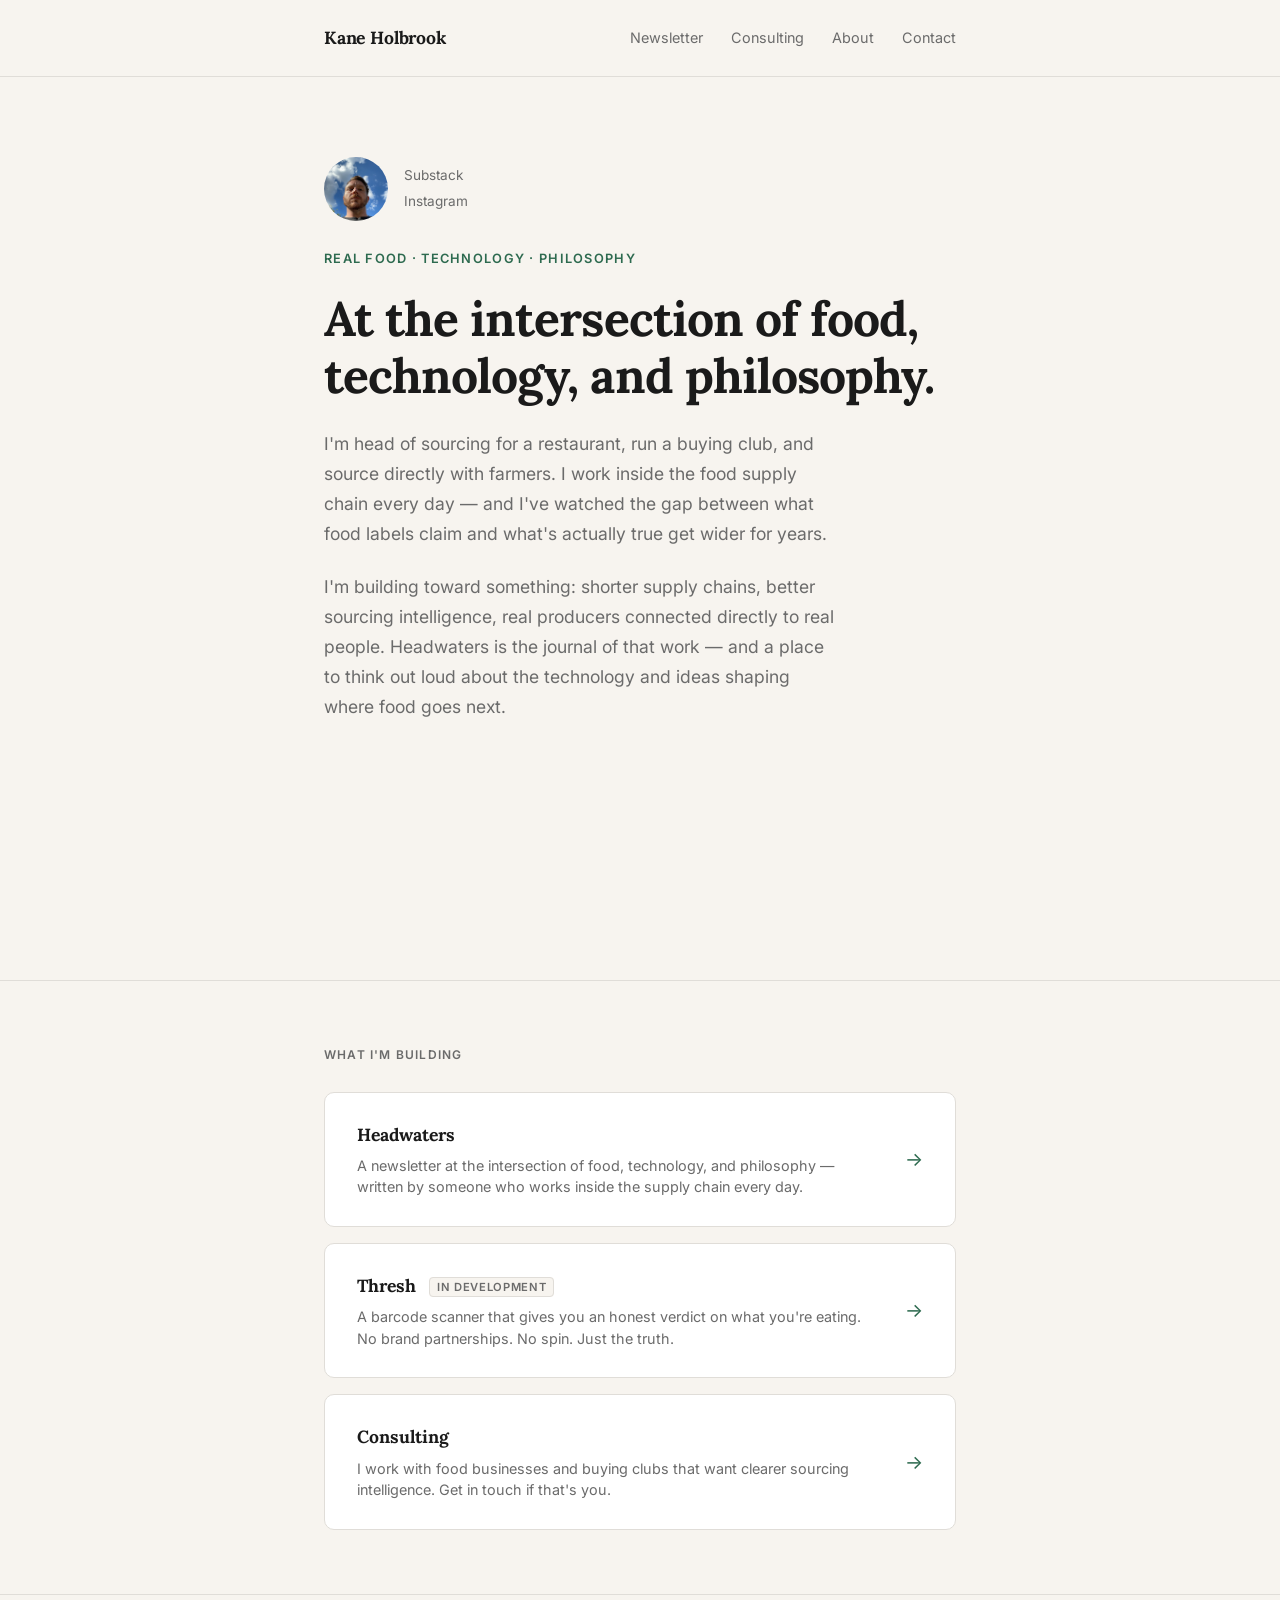
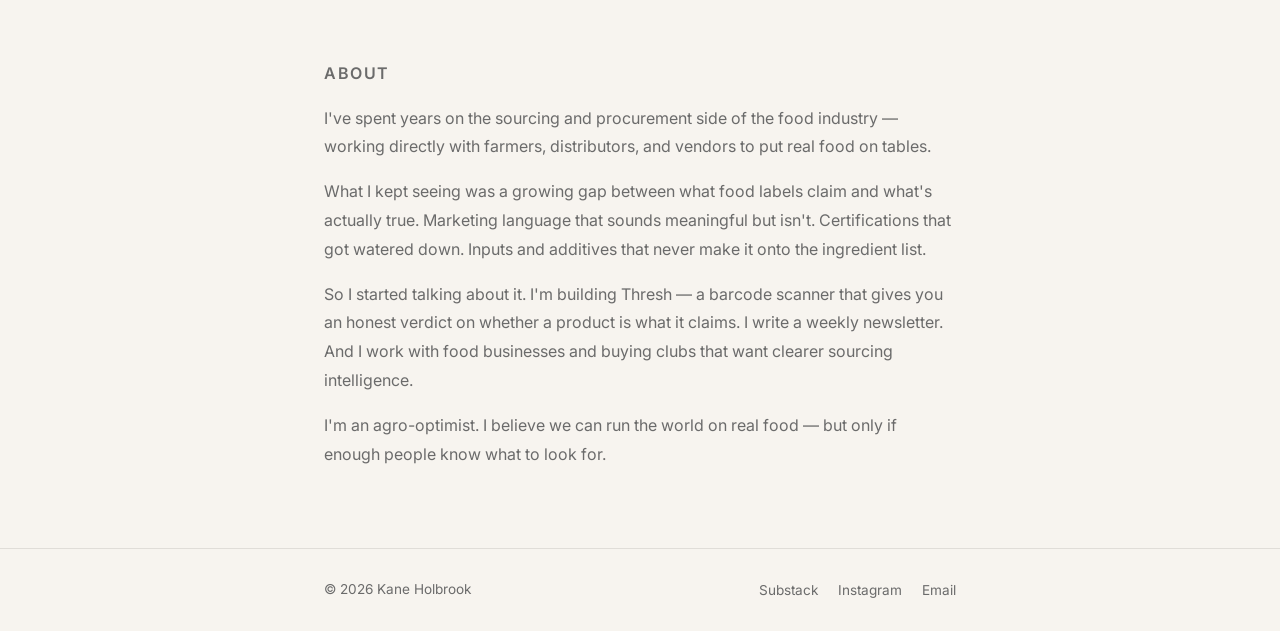
<file: index.html>
<!DOCTYPE html>
<html lang="en">
<head>
  <meta charset="UTF-8" />
  <meta name="viewport" content="width=device-width, initial-scale=1.0" />
  <title>Kane Holbrook</title>
  <meta name="description" content="Real food. Technology. Philosophy. Kane Holbrook writes about what he sees working inside supply chains and building tools." />

  <!-- Open Graph -->
  <meta property="og:title" content="Kane Holbrook" />
  <meta property="og:description" content="Real food. Technology. Philosophy." />
  <meta property="og:type" content="website" />
  <meta property="og:url" content="https://kaneholbrook.com" />
  <meta property="og:image" content="https://kaneholbrook.com/assets/og-image.png" />

  <!-- Fonts -->
  <link rel="preconnect" href="https://fonts.googleapis.com" />
  <link rel="preconnect" href="https://fonts.gstatic.com" crossorigin />
  <link href="https://fonts.googleapis.com/css2?family=Lora:wght@700&family=Inter:wght@400;600&display=swap" rel="stylesheet" />

  <link rel="stylesheet" href="/assets/style.css" />
</head>
<body>

  <!-- Nav -->
  <nav>
    <div class="container">
      <a class="nav-name" href="/">Kane Holbrook</a>
      <ul class="nav-links">
        <li><a href="https://kaneholbrook.substack.com" target="_blank" rel="noopener">Newsletter</a></li>
        <li><a href="/consulting">Consulting</a></li>
        <li><a href="#about">About</a></li>
        <li><a href="mailto:kane@kaneholbrook.com">Contact</a></li>
      </ul>
    </div>
  </nav>

  <!-- Hero -->
  <section class="hero">
    <div class="container">
      <div class="hero-identity">
        <img src="/assets/kane.jpg" alt="Kane Holbrook" class="hero-photo" />
        <div class="hero-identity-links">
          <a href="https://kaneholbrook.substack.com" target="_blank" rel="noopener">Substack</a>
          <a href="https://instagram.com/kane_holbrook" target="_blank" rel="noopener">Instagram</a>
        </div>
      </div>
      <p class="hero-eyebrow">Real food &middot; Technology &middot; Philosophy</p>
      <h1>At the intersection of food,<br>technology, and philosophy.</h1>
      <p class="hero-sub">
        I'm head of sourcing for a restaurant, run a buying club, and source directly with farmers. I work inside the food supply chain every day — and I've watched the gap between what food labels claim and what's actually true get wider for years.
      </p>
      <p class="hero-sub" style="margin-top: -12px;">
        I'm building toward something: shorter supply chains, better sourcing intelligence, real producers connected directly to real people. Headwaters is the journal of that work — and a place to think out loud about the technology and ideas shaping where food goes next.
      </p>
      <div class="substack-embed">
        <iframe src="https://kaneholbrook.substack.com/embed"
          width="100%"
          height="150"
          style="border:none; background:transparent;"
          frameborder="0"
          scrolling="no">
        </iframe>
      </div>
    </div>
  </section>

  <hr class="divider" />

  <!-- Cards -->
  <section class="cards-section">
    <div class="container">
      <p class="section-label">What I'm building</p>
      <div class="cards">

        <a class="card" href="https://kaneholbrook.substack.com" target="_blank" rel="noopener">
          <div class="card-text">
            <h3>Headwaters</h3>
            <p>A newsletter at the intersection of food, technology, and philosophy — written by someone who works inside the supply chain every day.</p>
          </div>
          <span class="card-arrow">→</span>
        </a>

        <a class="card" href="/thresh">
          <div class="card-text">
            <h3>Thresh <span class="card-badge">In development</span></h3>
            <p>A barcode scanner that gives you an honest verdict on what you're eating. No brand partnerships. No spin. Just the truth.</p>
          </div>
          <span class="card-arrow">→</span>
        </a>

        <a class="card" href="/consulting">
          <div class="card-text">
            <h3>Consulting</h3>
            <p>I work with food businesses and buying clubs that want clearer sourcing intelligence. Get in touch if that's you.</p>
          </div>
          <span class="card-arrow">→</span>
        </a>

      </div>
    </div>
  </section>

  <hr class="divider" />

  <!-- About -->
  <section class="about-section" id="about">
    <div class="container" style="padding-top: 64px;">
      <p class="section-label">About</p>
      <p>
        I've spent years on the sourcing and procurement side of the food industry — working directly with farmers, distributors, and vendors to put real food on tables.
      </p>
      <p>
        What I kept seeing was a growing gap between what food labels claim and what's actually true. Marketing language that sounds meaningful but isn't. Certifications that got watered down. Inputs and additives that never make it onto the ingredient list.
      </p>
      <p>
        So I started talking about it. I'm building Thresh — a barcode scanner that gives you an honest verdict on whether a product is what it claims. I write a weekly newsletter. And I work with food businesses and buying clubs that want clearer sourcing intelligence.
      </p>
      <p>
        I'm an agro-optimist. I believe we can run the world on real food — but only if enough people know what to look for.
      </p>
    </div>
  </section>

  <!-- Footer -->
  <footer>
    <div class="container">
      <span class="footer-name">© 2026 Kane Holbrook</span>
      <ul class="footer-links">
        <li><a href="https://kaneholbrook.substack.com" target="_blank" rel="noopener">Substack</a></li>
        <li><a href="https://instagram.com/kane_holbrook" target="_blank" rel="noopener">Instagram</a></li>
        <li><a href="mailto:kane@kaneholbrook.com">Email</a></li>
      </ul>
    </div>
  </footer>


  <!-- Cloudflare Web Analytics --><script defer src='https://static.cloudflareinsights.com/beacon.min.js' data-cf-beacon='{"token": "0781403701e44b8680f9795a6d1f1e64"}'></script><!-- End Cloudflare Web Analytics -->
</body>
</html>
</file>
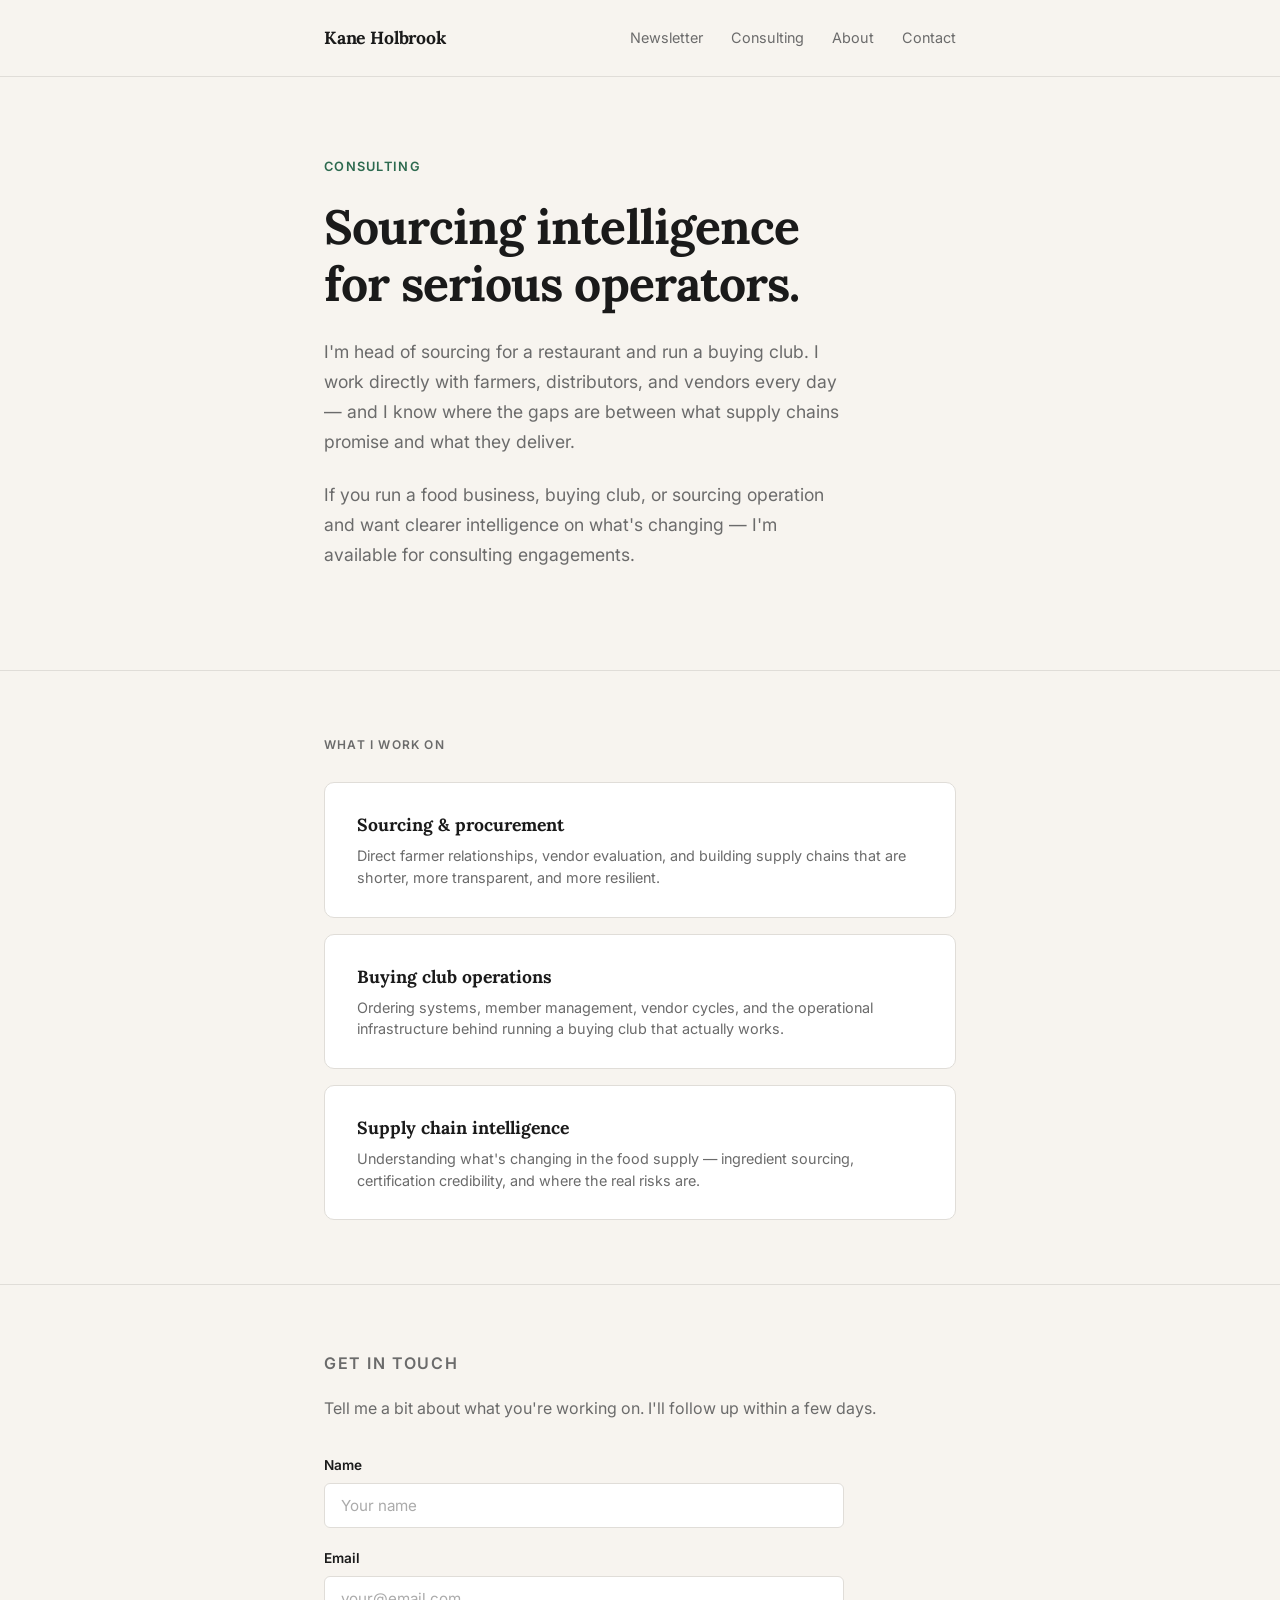
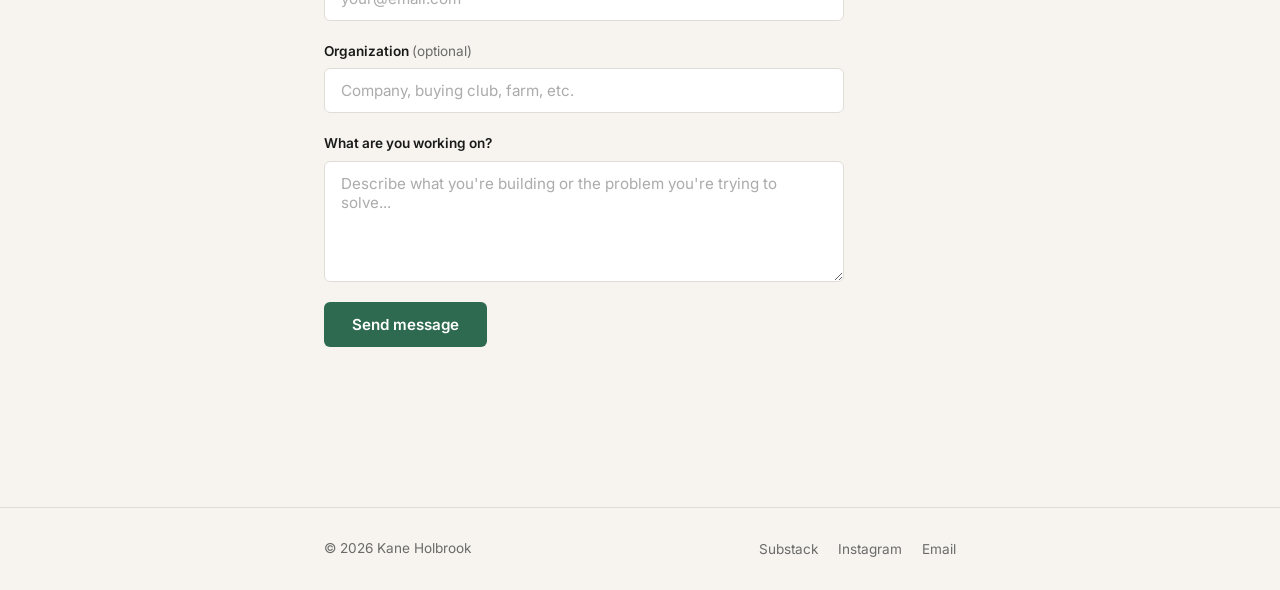
<file: consulting.html>
<!DOCTYPE html>
<html lang="en">
<head>
  <meta charset="UTF-8" />
  <meta name="viewport" content="width=device-width, initial-scale=1.0" />
  <title>Consulting — Kane Holbrook</title>
  <meta name="description" content="Sourcing intelligence and supply chain consulting for food businesses and buying clubs." />

  <!-- Open Graph -->
  <meta property="og:title" content="Consulting — Kane Holbrook" />
  <meta property="og:description" content="Sourcing intelligence and supply chain consulting for food businesses and buying clubs." />
  <meta property="og:type" content="website" />
  <meta property="og:url" content="https://kaneholbrook.com/consulting" />

  <!-- Fonts -->
  <link rel="preconnect" href="https://fonts.googleapis.com" />
  <link rel="preconnect" href="https://fonts.gstatic.com" crossorigin />
  <link href="https://fonts.googleapis.com/css2?family=Lora:wght@700&family=Inter:wght@400;600&display=swap" rel="stylesheet" />

  <link rel="stylesheet" href="/assets/style.css" />
</head>
<body>

  <!-- Nav -->
  <nav>
    <div class="container">
      <a class="nav-name" href="/">Kane Holbrook</a>
      <ul class="nav-links">
        <li><a href="https://kaneholbrook.substack.com" target="_blank" rel="noopener">Newsletter</a></li>
        <li><a href="/consulting">Consulting</a></li>
        <li><a href="/#about">About</a></li>
        <li><a href="mailto:kane@kaneholbrook.com">Contact</a></li>
      </ul>
    </div>
  </nav>

  <!-- Hero -->
  <section class="hero">
    <div class="container">
      <p class="hero-eyebrow">Consulting</p>
      <h1>Sourcing intelligence<br>for serious operators.</h1>
      <p class="hero-sub">
        I'm head of sourcing for a restaurant and run a buying club. I work directly with farmers, distributors, and vendors every day — and I know where the gaps are between what supply chains promise and what they deliver.
      </p>
      <p class="hero-sub" style="margin-top: -12px;">
        If you run a food business, buying club, or sourcing operation and want clearer intelligence on what's changing — I'm available for consulting engagements.
      </p>
    </div>
  </section>

  <hr class="divider" />

  <!-- What I work on -->
  <section class="cards-section">
    <div class="container">
      <p class="section-label">What I work on</p>
      <div class="cards">

        <div class="card card-static">
          <div class="card-text">
            <h3>Sourcing & procurement</h3>
            <p>Direct farmer relationships, vendor evaluation, and building supply chains that are shorter, more transparent, and more resilient.</p>
          </div>
        </div>

        <div class="card card-static">
          <div class="card-text">
            <h3>Buying club operations</h3>
            <p>Ordering systems, member management, vendor cycles, and the operational infrastructure behind running a buying club that actually works.</p>
          </div>
        </div>

        <div class="card card-static">
          <div class="card-text">
            <h3>Supply chain intelligence</h3>
            <p>Understanding what's changing in the food supply — ingredient sourcing, certification credibility, and where the real risks are.</p>
          </div>
        </div>

      </div>
    </div>
  </section>

  <hr class="divider" />

  <!-- Contact form -->
  <section class="about-section" id="contact">
    <div class="container" style="padding-top: 64px; padding-bottom: 80px;">
      <p class="section-label">Get in touch</p>
      <p style="margin-bottom: 32px;">
        Tell me a bit about what you're working on. I'll follow up within a few days.
      </p>

      <form class="contact-form" action="https://api.web3forms.com/submit" method="POST">
        <input type="hidden" name="access_key" value="a940c0ab-4f78-49ff-ba7a-0d7dfdb938f0" />
        <div class="form-group">
          <label for="name">Name</label>
          <input type="text" id="name" name="name" placeholder="Your name" required />
        </div>

        <div class="form-group">
          <label for="email">Email</label>
          <input type="email" id="email" name="email" placeholder="your@email.com" required />
        </div>

        <div class="form-group">
          <label for="org">Organization <span class="label-optional">(optional)</span></label>
          <input type="text" id="org" name="organization" placeholder="Company, buying club, farm, etc." />
        </div>

        <div class="form-group">
          <label for="message">What are you working on?</label>
          <textarea id="message" name="message" rows="5" placeholder="Describe what you're building or the problem you're trying to solve..." required></textarea>
        </div>

        <button type="submit" class="btn-submit">Send message</button>
      </form>
    </div>
  </section>

  <!-- Footer -->
  <footer>
    <div class="container">
      <span class="footer-name">© 2026 Kane Holbrook</span>
      <ul class="footer-links">
        <li><a href="https://kaneholbrook.substack.com" target="_blank" rel="noopener">Substack</a></li>
        <li><a href="https://instagram.com/kane_holbrook" target="_blank" rel="noopener">Instagram</a></li>
        <li><a href="mailto:kane@kaneholbrook.com">Email</a></li>
      </ul>
    </div>
  </footer>


  <!-- Cloudflare Web Analytics --><script defer src='https://static.cloudflareinsights.com/beacon.min.js' data-cf-beacon='{"token": "0781403701e44b8680f9795a6d1f1e64"}'></script><!-- End Cloudflare Web Analytics -->
</body>
</html>
</file>
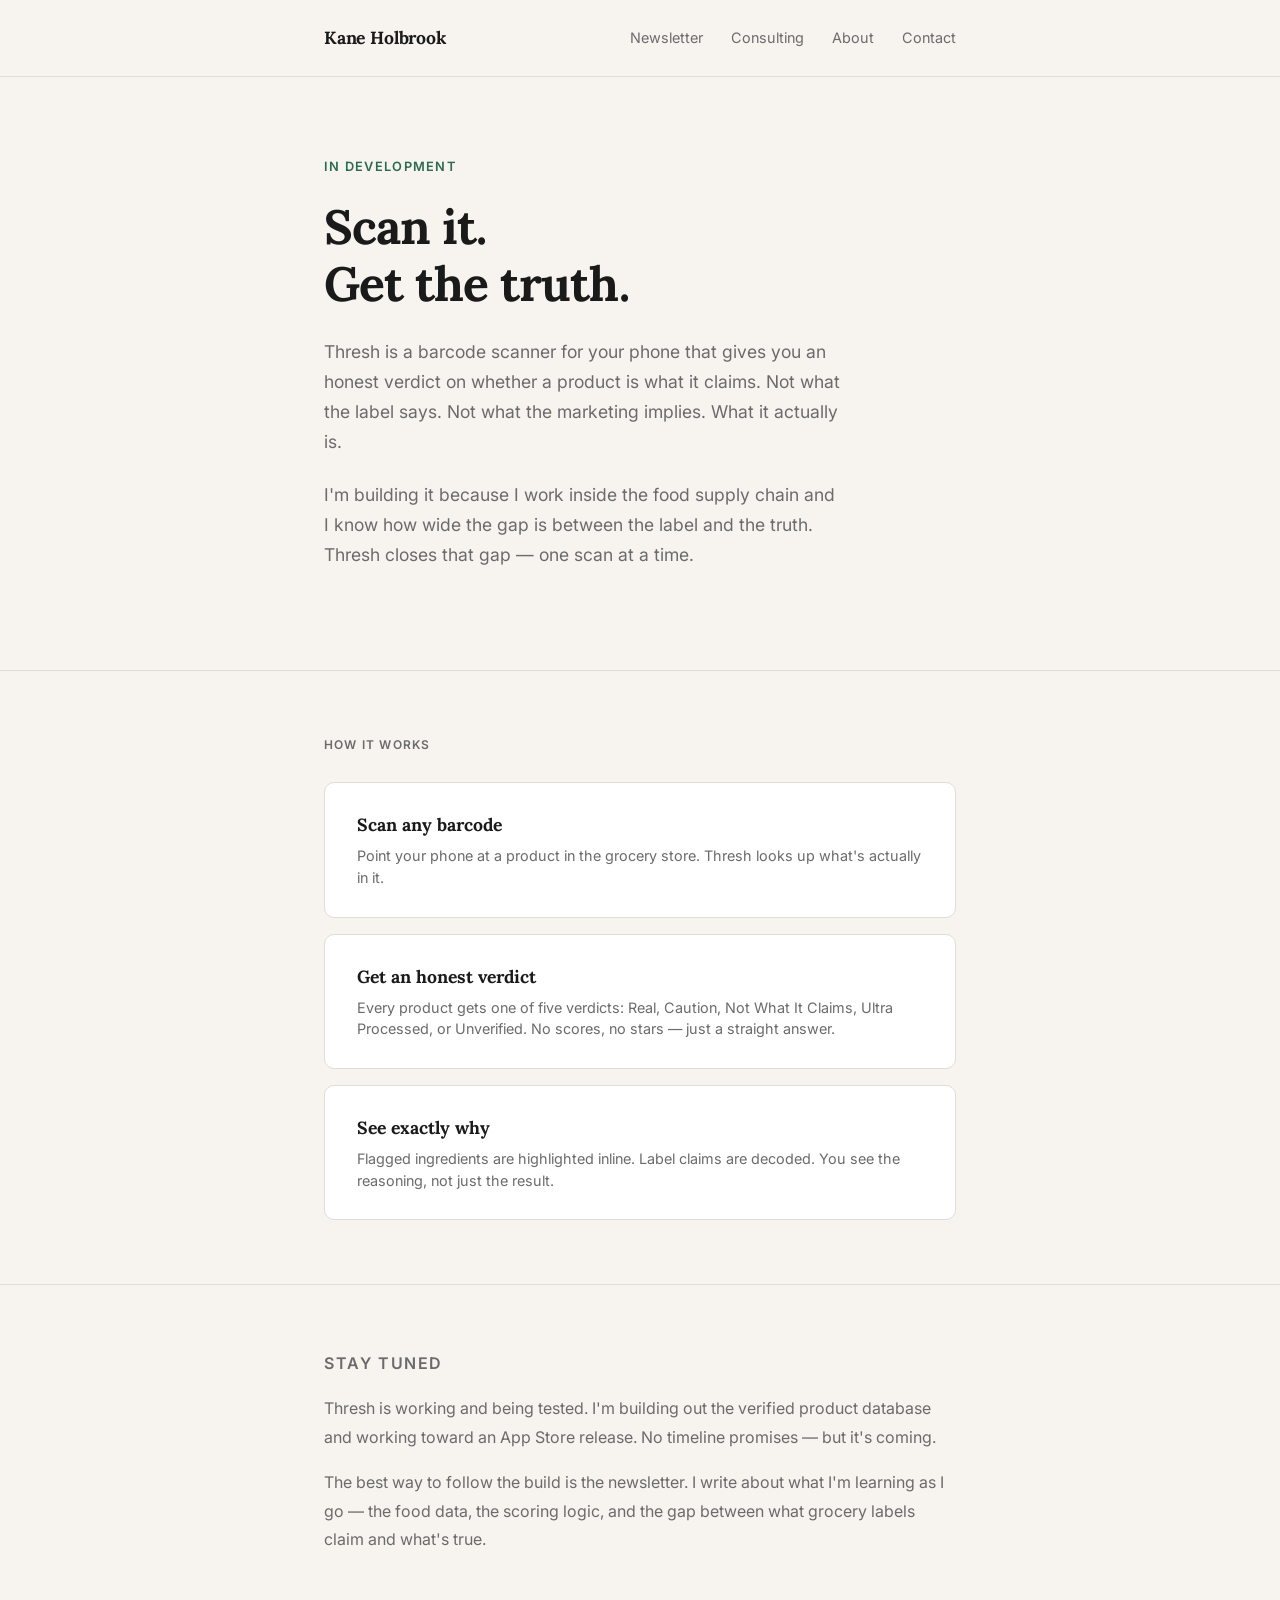
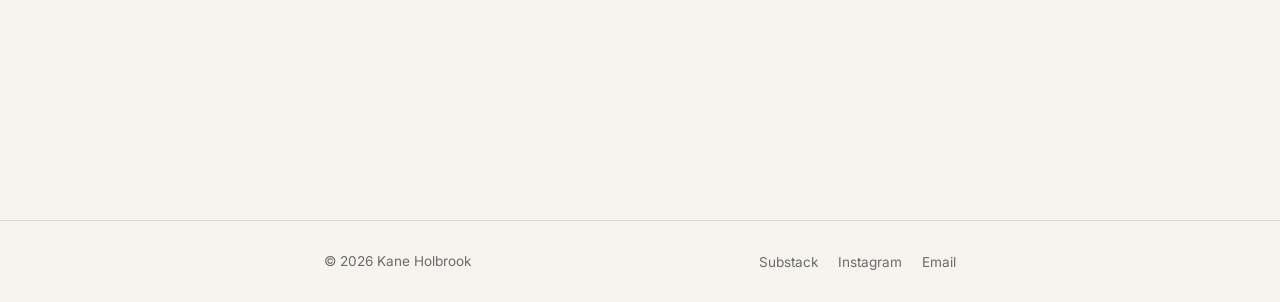
<file: thresh.html>
<!DOCTYPE html>
<html lang="en">
<head>
  <meta charset="UTF-8" />
  <meta name="viewport" content="width=device-width, initial-scale=1.0" />
  <title>Thresh — Kane Holbrook</title>
  <meta name="description" content="Thresh is a barcode scanner that tells you the truth about what you're eating. In development." />

  <!-- Open Graph -->
  <meta property="og:title" content="Thresh" />
  <meta property="og:description" content="A barcode scanner that tells you the truth about what you're eating." />
  <meta property="og:type" content="website" />
  <meta property="og:url" content="https://kaneholbrook.com/thresh" />

  <!-- Fonts -->
  <link rel="preconnect" href="https://fonts.googleapis.com" />
  <link rel="preconnect" href="https://fonts.gstatic.com" crossorigin />
  <link href="https://fonts.googleapis.com/css2?family=Lora:wght@700&family=Inter:wght@400;600&display=swap" rel="stylesheet" />

  <link rel="stylesheet" href="/assets/style.css" />
</head>
<body>

  <!-- Nav -->
  <nav>
    <div class="container">
      <a class="nav-name" href="/">Kane Holbrook</a>
      <ul class="nav-links">
        <li><a href="https://kaneholbrook.substack.com" target="_blank" rel="noopener">Newsletter</a></li>
        <li><a href="/consulting">Consulting</a></li>
        <li><a href="/#about">About</a></li>
        <li><a href="mailto:kane@kaneholbrook.com">Contact</a></li>
      </ul>
    </div>
  </nav>

  <!-- Hero -->
  <section class="hero">
    <div class="container">
      <p class="hero-eyebrow">In development</p>
      <h1>Scan it.<br>Get the truth.</h1>
      <p class="hero-sub">
        Thresh is a barcode scanner for your phone that gives you an honest verdict on whether a product is what it claims. Not what the label says. Not what the marketing implies. What it actually is.
      </p>
      <p class="hero-sub" style="margin-top: -12px;">
        I'm building it because I work inside the food supply chain and I know how wide the gap is between the label and the truth. Thresh closes that gap — one scan at a time.
      </p>
    </div>
  </section>

  <hr class="divider" />

  <!-- How it works -->
  <section class="cards-section">
    <div class="container">
      <p class="section-label">How it works</p>
      <div class="cards">

        <div class="card card-static">
          <div class="card-text">
            <h3>Scan any barcode</h3>
            <p>Point your phone at a product in the grocery store. Thresh looks up what's actually in it.</p>
          </div>
        </div>

        <div class="card card-static">
          <div class="card-text">
            <h3>Get an honest verdict</h3>
            <p>Every product gets one of five verdicts: Real, Caution, Not What It Claims, Ultra Processed, or Unverified. No scores, no stars — just a straight answer.</p>
          </div>
        </div>

        <div class="card card-static">
          <div class="card-text">
            <h3>See exactly why</h3>
            <p>Flagged ingredients are highlighted inline. Label claims are decoded. You see the reasoning, not just the result.</p>
          </div>
        </div>

      </div>
    </div>
  </section>

  <hr class="divider" />

  <!-- Stay tuned -->
  <section class="about-section">
    <div class="container" style="padding-top: 64px;">
      <p class="section-label">Stay tuned</p>
      <p>
        Thresh is working and being tested. I'm building out the verified product database and working toward an App Store release. No timeline promises — but it's coming.
      </p>
      <p>
        The best way to follow the build is the newsletter. I write about what I'm learning as I go — the food data, the scoring logic, and the gap between what grocery labels claim and what's true.
      </p>
      <div class="substack-embed" style="margin-top: 28px;">
        <iframe src="https://kaneholbrook.substack.com/embed"
          width="100%"
          height="150"
          style="border:none; background:transparent;"
          frameborder="0"
          scrolling="no">
        </iframe>
      </div>
    </div>
  </section>

  <!-- Footer -->
  <footer>
    <div class="container">
      <span class="footer-name">© 2026 Kane Holbrook</span>
      <ul class="footer-links">
        <li><a href="https://kaneholbrook.substack.com" target="_blank" rel="noopener">Substack</a></li>
        <li><a href="https://instagram.com/kane_holbrook" target="_blank" rel="noopener">Instagram</a></li>
        <li><a href="mailto:kane@kaneholbrook.com">Email</a></li>
      </ul>
    </div>
  </footer>


  <!-- Cloudflare Web Analytics --><script defer src='https://static.cloudflareinsights.com/beacon.min.js' data-cf-beacon='{"token": "0781403701e44b8680f9795a6d1f1e64"}'></script><!-- End Cloudflare Web Analytics -->
</body>
</html>
</file>
<file: assets/style.css>
/* Reset */
*, *::before, *::after { box-sizing: border-box; margin: 0; padding: 0; }

/* Variables */
:root {
  --bg: #F7F4EF;
  --text: #1A1A1A;
  --muted: #6B6B6B;
  --green: #2D6A4F;
  --green-light: #40916C;
  --border: #E0DDD8;
  --card-bg: #FFFFFF;
}

/* Base */
html { font-size: 16px; scroll-behavior: smooth; }

body {
  background: var(--bg);
  color: var(--text);
  font-family: 'Inter', system-ui, -apple-system, sans-serif;
  line-height: 1.6;
  -webkit-font-smoothing: antialiased;
}

/* Layout */
.container {
  max-width: 680px;
  margin: 0 auto;
  padding: 0 24px;
}

/* Nav */
nav {
  padding: 24px 0;
  border-bottom: 1px solid var(--border);
}

nav .container {
  display: flex;
  justify-content: space-between;
  align-items: center;
}

.nav-name {
  font-family: 'Lora', Georgia, serif;
  font-weight: 700;
  font-size: 1.1rem;
  color: var(--text);
  text-decoration: none;
  letter-spacing: -0.01em;
}

.nav-links {
  display: flex;
  gap: 28px;
  list-style: none;
}

.nav-links a {
  color: var(--muted);
  text-decoration: none;
  font-size: 0.9rem;
  transition: color 0.15s;
}

.nav-links a:hover { color: var(--text); }

/* Hero */
.hero {
  padding: 80px 0 64px;
}

.hero-eyebrow {
  font-size: 0.8rem;
  font-weight: 600;
  letter-spacing: 0.1em;
  text-transform: uppercase;
  color: var(--green);
  margin-bottom: 20px;
}

.hero h1 {
  font-family: 'Lora', Georgia, serif;
  font-size: clamp(2rem, 5vw, 3rem);
  font-weight: 700;
  line-height: 1.2;
  letter-spacing: -0.02em;
  color: var(--text);
  margin-bottom: 24px;
}

.hero-sub {
  font-size: 1.1rem;
  color: var(--muted);
  line-height: 1.7;
  max-width: 520px;
  margin-bottom: 36px;
}

/* Substack embed */
.substack-embed {
  max-width: 480px;
  margin-top: 8px;
}

/* Divider */
.divider {
  border: none;
  border-top: 1px solid var(--border);
  margin: 0;
}

/* Cards section */
.cards-section {
  padding: 64px 0;
}

.section-label {
  font-size: 0.75rem;
  font-weight: 600;
  letter-spacing: 0.1em;
  text-transform: uppercase;
  color: var(--muted);
  margin-bottom: 28px;
}

.cards {
  display: flex;
  flex-direction: column;
  gap: 16px;
}

.card {
  background: var(--card-bg);
  border: 1px solid var(--border);
  border-radius: 10px;
  padding: 28px 32px;
  display: flex;
  justify-content: space-between;
  align-items: center;
  gap: 24px;
  text-decoration: none;
  color: inherit;
  transition: border-color 0.15s, box-shadow 0.15s;
}

.card:hover {
  border-color: var(--green);
  box-shadow: 0 2px 12px rgba(45, 106, 79, 0.08);
}

.card-text h3 {
  font-family: 'Lora', Georgia, serif;
  font-size: 1.1rem;
  font-weight: 700;
  margin-bottom: 6px;
  color: var(--text);
}

.card-text p {
  font-size: 0.9rem;
  color: var(--muted);
  line-height: 1.5;
}

.card-arrow {
  color: var(--green);
  font-size: 1.2rem;
  flex-shrink: 0;
}

.card-static {
  cursor: default;
}

.card-static:hover {
  border-color: var(--border);
  box-shadow: none;
}

.card-inactive {
  opacity: 0.6;
  cursor: default;
}

.card-inactive:hover {
  border-color: var(--border);
  box-shadow: none;
}

.card-badge {
  font-family: 'Inter', sans-serif;
  font-size: 0.7rem;
  font-weight: 600;
  letter-spacing: 0.06em;
  text-transform: uppercase;
  color: var(--muted);
  background: var(--bg);
  border: 1px solid var(--border);
  border-radius: 4px;
  padding: 2px 7px;
  margin-left: 8px;
  vertical-align: middle;
}

/* Hero identity block */
.hero-identity {
  display: flex;
  align-items: center;
  gap: 16px;
  margin-bottom: 28px;
}

.hero-photo {
  width: 64px;
  height: 64px;
  border-radius: 50%;
  object-fit: cover;
  object-position: center 20%;
  flex-shrink: 0;
}

.hero-identity-links {
  display: flex;
  flex-direction: column;
  gap: 4px;
}

.hero-identity-links a {
  font-size: 0.85rem;
  color: var(--muted);
  text-decoration: none;
  transition: color 0.15s;
}

.hero-identity-links a:hover { color: var(--green); }

/* About section */
.about-section {
  padding: 0 0 80px;
}

.about-section p {
  font-size: 1rem;
  color: var(--muted);
  line-height: 1.8;
  margin-bottom: 16px;
}

.about-section p:last-child { margin-bottom: 0; }

/* Contact form */
.contact-form {
  display: flex;
  flex-direction: column;
  gap: 20px;
  max-width: 520px;
}

.form-group {
  display: flex;
  flex-direction: column;
  gap: 6px;
}

.form-group label {
  font-size: 0.85rem;
  font-weight: 600;
  color: var(--text);
}

.label-optional {
  font-weight: 400;
  color: var(--muted);
}

.form-group input,
.form-group textarea {
  padding: 12px 16px;
  border: 1px solid var(--border);
  border-radius: 6px;
  background: var(--card-bg);
  font-size: 0.95rem;
  font-family: 'Inter', sans-serif;
  color: var(--text);
  outline: none;
  transition: border-color 0.15s;
  resize: vertical;
}

.form-group input:focus,
.form-group textarea:focus { border-color: var(--green); }

.form-group input::placeholder,
.form-group textarea::placeholder { color: #ABABAB; }

.btn-submit {
  padding: 13px 28px;
  background: var(--green);
  color: #fff;
  border: none;
  border-radius: 6px;
  font-size: 0.95rem;
  font-weight: 600;
  font-family: 'Inter', sans-serif;
  cursor: pointer;
  align-self: flex-start;
  transition: background 0.15s;
}

.btn-submit:hover { background: var(--green-light); }

/* Footer */
footer {
  border-top: 1px solid var(--border);
  padding: 28px 0;
}

footer .container {
  display: flex;
  justify-content: space-between;
  align-items: center;
}

.footer-name {
  font-size: 0.85rem;
  color: var(--muted);
}

.footer-links {
  display: flex;
  gap: 20px;
  list-style: none;
}

.footer-links a {
  font-size: 0.85rem;
  color: var(--muted);
  text-decoration: none;
  transition: color 0.15s;
}

.footer-links a:hover { color: var(--text); }

/* Mobile */
@media (max-width: 600px) {
  .hero { padding: 56px 0 48px; }

  .subscribe-form {
    flex-direction: column;
  }

  .subscribe-form input,
  .btn-primary {
    width: 100%;
    text-align: center;
  }

  .card { padding: 22px 20px; }

  footer .container {
    flex-direction: column;
    gap: 16px;
    text-align: center;
  }
}
</file>
